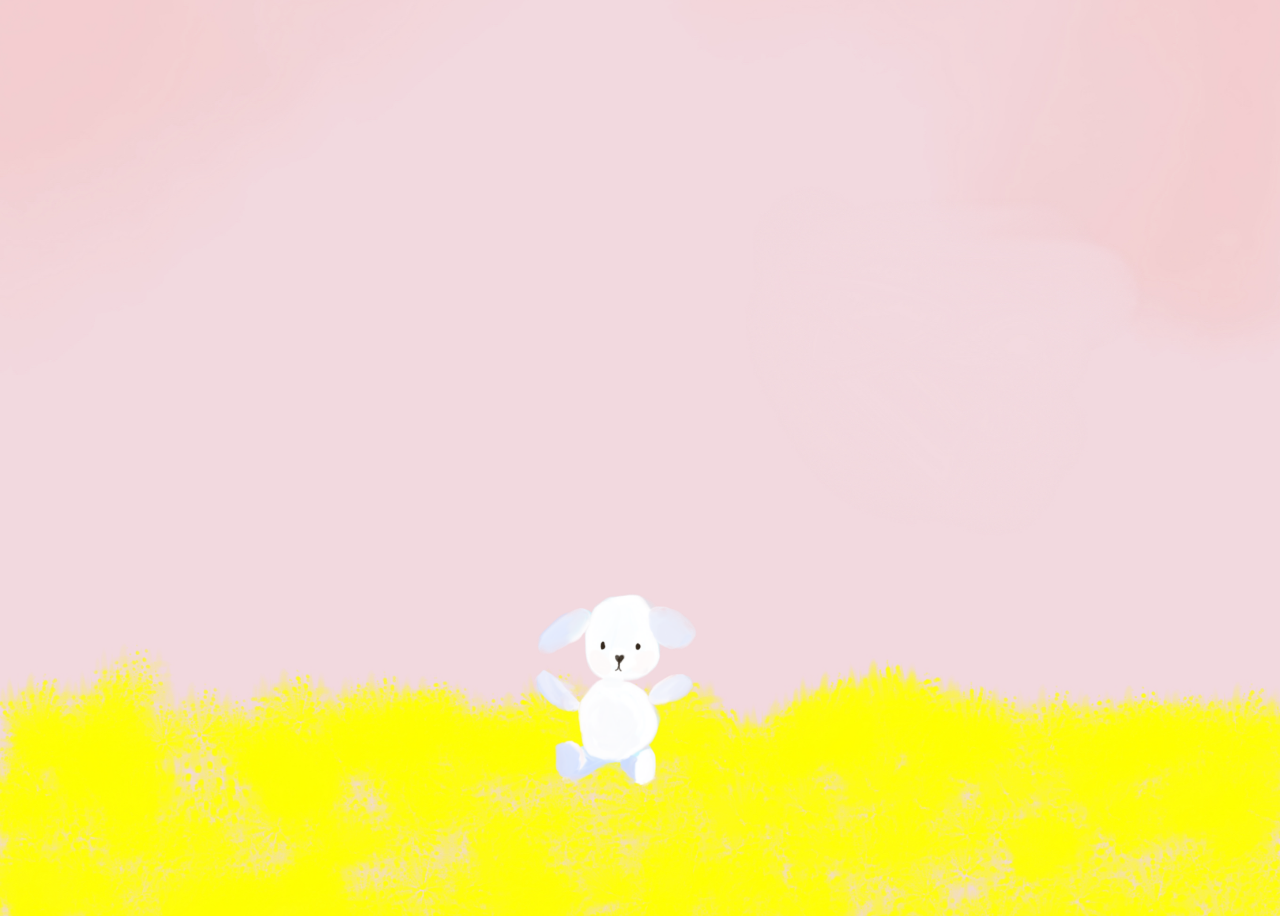
<file: index.html>
<!DOCTYPE html>
<html>
<head>
  <title>Raining Studio</title>
  <link rel="stylesheet" href="style.css">
  <script src="script.js"></script>
  <link rel="icon" type="image/x-icon" href="./newLogo.png">
  <meta name="viewport" content="width=device-width, initial-scale=1.0">
</head>
<style media="screen">


</style>
<body>
  <div class="content">
    <img class="dog" src="./homeDog.png">
  </div>
</body>
</html>
</file>
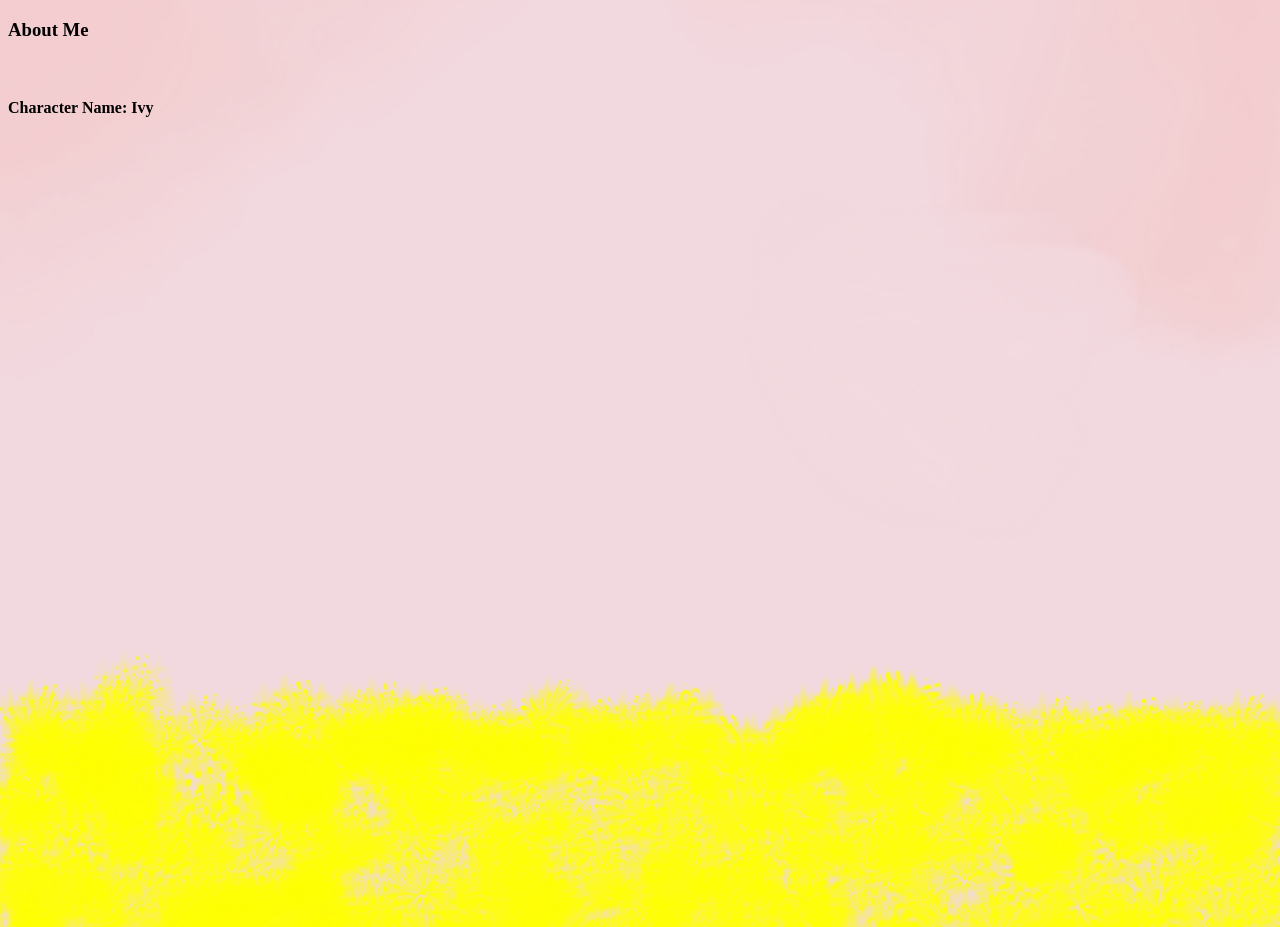
<file: about_me.html>
<!DOCTYPE html>
<html>
    <head>
        <link rel="stylesheet" href="style.css">
        <script src="script.js"></script>
        <meta name="viewport" content="width=device-width, initial-scale=1.0">
    </head>
    <h3> About Me </h3>
    <br>
    <h4> Character Name: Ivy</h4>
    <style>
        body {
            
        }
    </style>
    
</html>
</file>
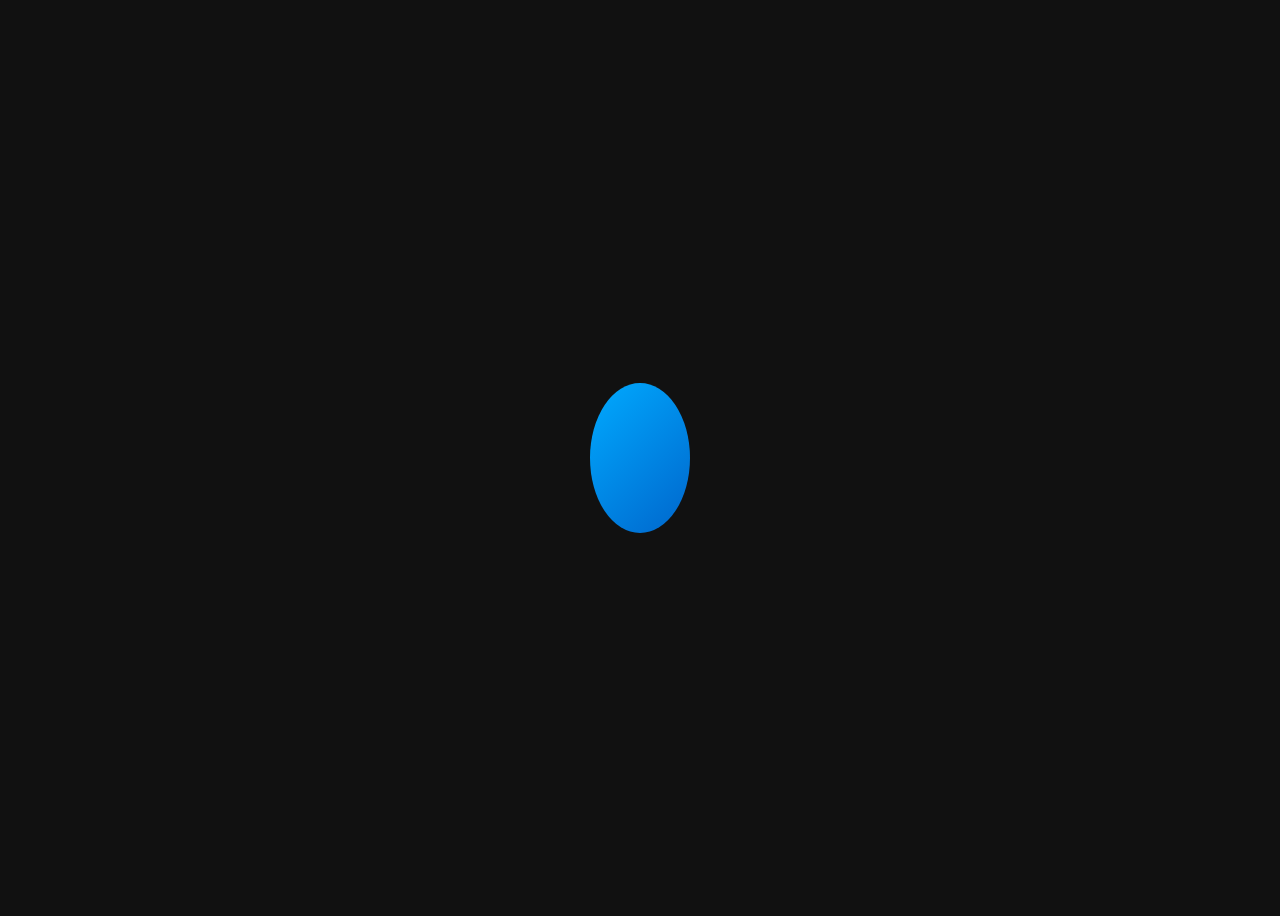
<file: blue_lungs.html>
<!DOCTYPE html>
<html lang="en">
<head>
<meta charset="UTF-8">
<meta name="viewport" content="width=device-width, initial-scale=1.0">
<title>Blue Lung Animation</title>
<style>
  body {
    display: flex;
    justify-content: center;
    align-items: center;
    height: 100vh;
    background-color: #111;
  }

  .lung {
    width: 100px;
    height: 150px;
    background: linear-gradient(135deg, #00aaff, #0066cc);
    border-radius: 70% / 70%;
    animation: breathe 5s ease-in-out infinite;
  }

  @keyframes breathe {
    0%, 100% {
      transform: scale(1);
    }
    50% {
      transform: scale(1.3, 1.1); /* expand width more than height */
    }
  }
</style>
</head>
<body>
  <div class="lung"></div>
</body>
</html>
</file>
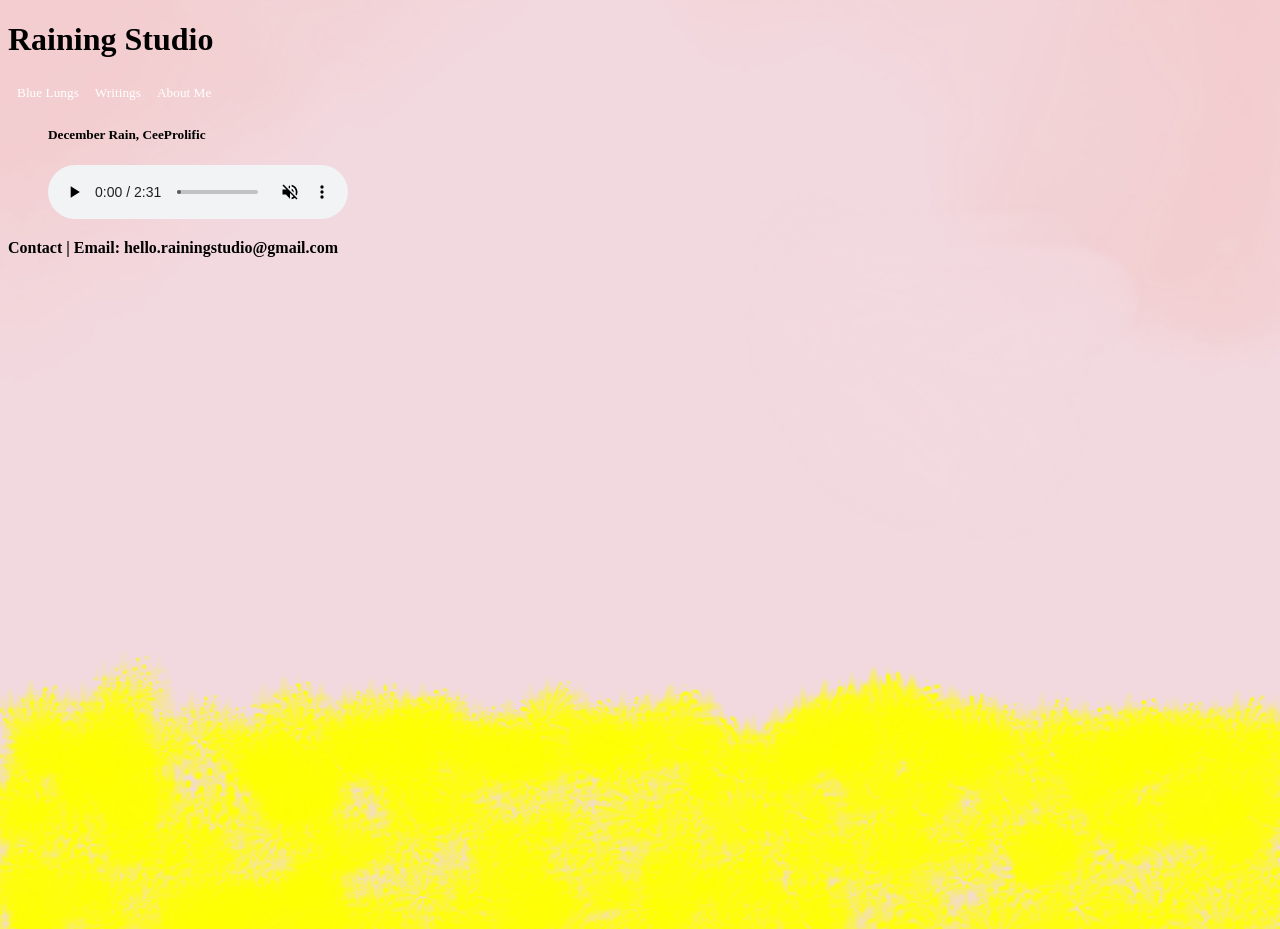
<file: homepage.html>
<!DOCTYPE html>
<html>
    <head>
        <link rel="stylesheet" href="style.css">
        <script src="script.js"></script>
        <meta name="viewport" content="width=device-width, initial-scale=1.0">
    </head>

    <body>
        <h1>Raining Studio</h3>
        <nav>
                <table>
                    <tr>
                        <td><button onclick="document.location='./blue_lungs.html'">Blue Lungs</button></td>
                        <td><button onclick="document.location='./writings.html'"> Writings </button></td>
                        <td><button onclick="document.location='./about_me.html'">About Me</button></td>
                    </tr>
                </table>
            </nav>
        <header>
            <figure>
                <figcaption><h5>December Rain, CeeProlific</h5></figcaption>
                <audio autoplay muted controls>
                <source src="./rainsounds1.mp3" type="audio/mpeg">
                </audio>
            </figure>
        </header>
        <footer>
            <h4 id="Contact_Info" class="bottom-text"> <strong>Contact</strong> | <strong>Email</strong>: hello.rainingstudio@gmail.com</h4>
        </footer>
    </body>
</html>
</file>
<file: style.css>
* {
  font-family: fantasy;
}

.horizontalcenter {
  display: flex;
  justify-content: center;
}

button {
  color: white;
  background-color: transparent;
  border:0cap;
}

button:hover {
  color: gray;
}

.bottom-text {
  margin-top: auto;
}

body {
  background-image: url(Home\ background\ .jpg);
  background-size: cover;
  background-position: center;
  background-repeat: no-repeat;
  min-height: 100vh;
}

.content {
  position: relative;
  min-height: 100vh;
}

.dog {
  width: 400px;
  position: absolute;
  bottom: 0;
  left: 50%;
  transform: translateX(-50%);
}
</file>
